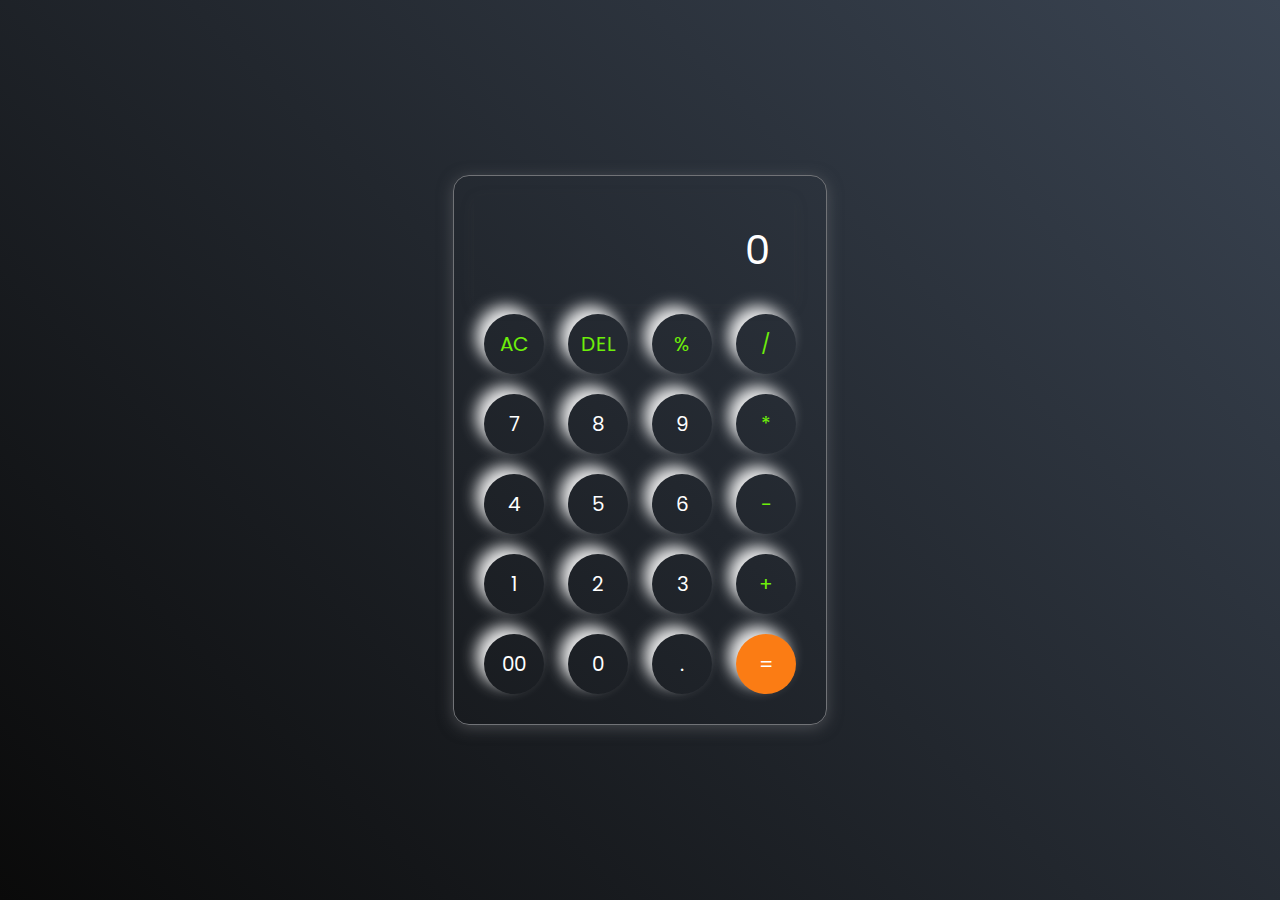
<file: Project/Calculator/index.html>
<!DOCTYPE html>
<html lang="en">
<head>
  <meta charset="UTF-8">
  <meta name="viewport" content="width=device-width, initial-scale=1.0">
  <link rel="stylesheet" href="style.css">
  <title>Calculator</title>
</head>
<body>
  <div class="Calculator">
    <input type="text" placeholder="0" id="inputBox">
    <div >

      <button class="operator">AC</button> 
      <button class="operator">DEL</button> 
      <button class="operator">%</button> 
      <button class="operator">/</button> 
   
    </div>

    <div >
      <button>7</button> 
      <button>8</button> 
      <button>9</button> 
      <button class="operator">*</button> 
    </div>

    <div >
      <button>4</button> 
      <button>5</button> 
      <button>6</button> 
      <button class="operator">-</button> 
    </div>

    <div >

      <button>1</button> 
      <button>2</button> 
      <button>3</button> 
      <button class="operator">+</button> 

    </div>

    <div >

      <button>00</button> 
      <button>0</button> 
      <button>.</button> 
      <button class="equalBtn">=</button> 
  </div>
</div>

    <script src="script.js"></script>
</body>
</html>
</file>
<file: Project/Calculator/style.css>
@import url('https://fonts.googleapis.com/css2?family=Poppins:ital,wght@0,100;0,200;0,300;0,400;0,500;0,600;0,700;0,800;0,900;1,100;1,200;1,300;1,400;1,500;1,600;1,700;1,800;1,900&family=Roboto+Mono:ital,wght@0,100..700;1,100..700&family=Roboto:ital,wght@0,100;0,300;0,400;0,500;0,700;0,900;1,100;1,300;1,400;1,500;1,700;1,900&display=swap');
* {
  margin: 0;
  padding: 0;
  box-sizing: border-box;
  font-family: 'poppins', sans-serif;

}

body {
  width: 100%;
  height: 100vh;
  display: flex;
  justify-content: center;
  align-items: center;
  background: linear-gradient(45deg, #0a0a0a, #3a4452);
}

.Calculator{
  border: 1px solid #717377;
  padding: 20px;
  border-radius: 16px;
  background: transparent;
  box-shadow: 0px 3px 15px rgba(113, 115, 119, 0.5);
}

input {
  width: 320px;
  border: none;
  padding: 24px;
  background: transparent;
  box-shadow: 0px 3px 15px rgba(84, 84, 84, 0.1);
  font-size: 40px;
  text-align: right;
  cursor: pointer;
  color: #ffff;
}

input::placeholder {
  color: #ffff;
}

button {
  border: none;
  width: 60px;
  height: 60px;
  margin: 10px;
  border-radius: 50%;
  background: transparent;
  color: #ffff;
  font-size: 20px;
  box-shadow: -8px -8px 15px rgba(255, 255, 255, 0.9);
  cursor: pointer;
}

.equalBtn{
    background-color: #fb7c14;
  }

  .operator {
    color: #6dee0a;
  }
</file>
